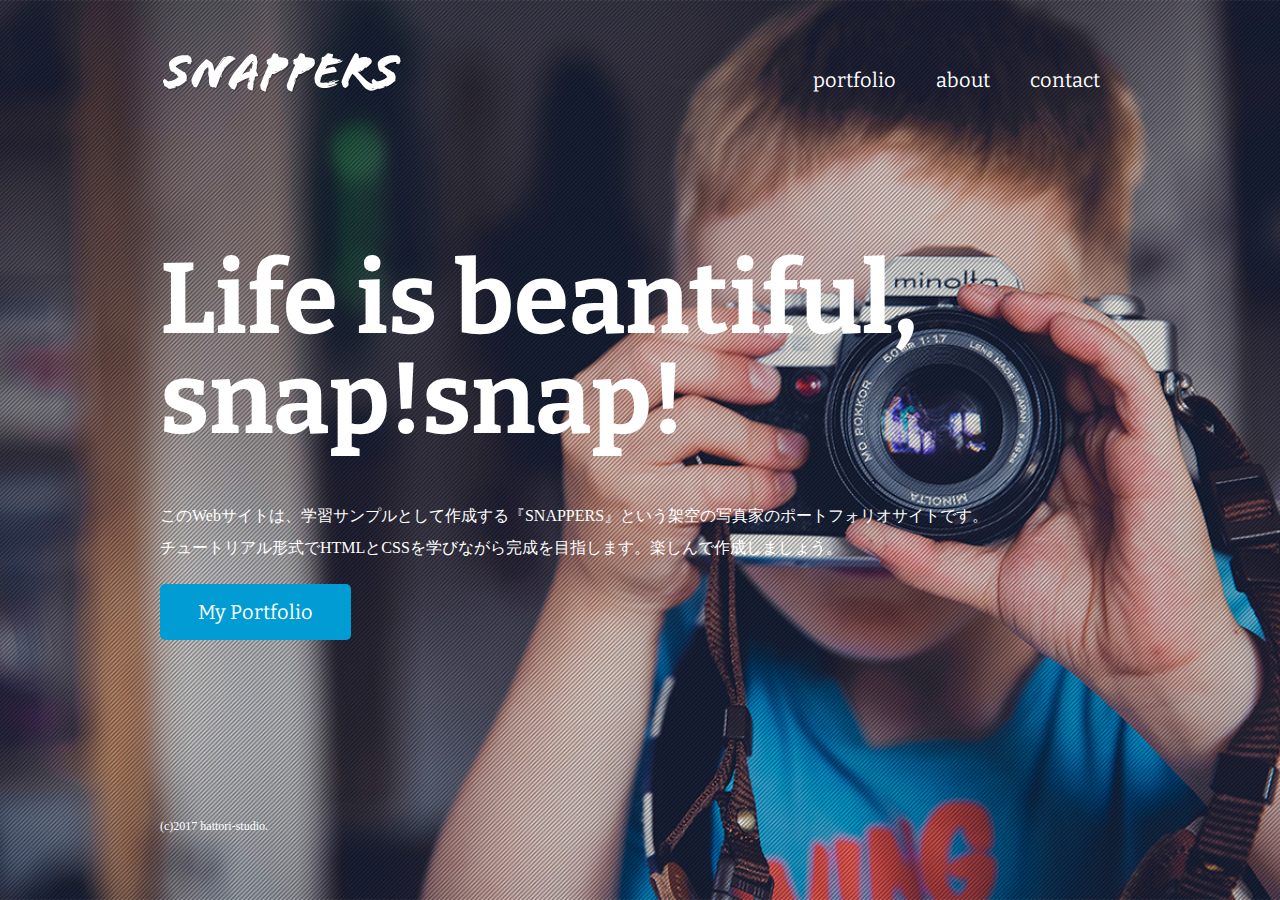
<file: index.html>
<!DOCTYPE html>
<html lang="ja">
<head>
  <meta charset="UTF-8">
  <meta name="viewport" content="width=device-width, initial-scale=1.0">
  <title>風景写真家『SANPPERS』official widsite</title>

  <link href="https://fonts.googleapis.com/css?family=Bitter:400,700"rel="stylesheet">

  <link href="css/style.css" rel="stylesheet">
</head>
<body id="index">
  <header>
    <div class="logo">
      <a href="index.html"><img src="images/logo.png" alt="snappers"></a>
    </div>
    <nav class="global-nav">
      <ul>
        <li><a href="portfolio.html">portfolio</a></li>
        <li><a href="about.html">about</a></li>
        <li><a href="contact.html">contact</a></li>
      </ul>
    </nav>
  </header>
  <div id="wrap">
    <div class="content">
      <h1>Life is beantiful, snap!snap!</h1>
      <p>このWebサイトは、学習サンプルとして作成する『SNAPPERS』という架空の写真家のポートフォリオサイトです。<br>チュートリアル形式でHTMLとCSSを学びながら完成を目指します。楽しんで作成しましょう。</p>
      <p class="btn"><a href="portfolio.html"> My Portfolio</a></p>

    </div>
  </div>



  <footer>
<small>(c)2017 hattori-studio.</small>
  </footer>
</body>
</html>
</file>
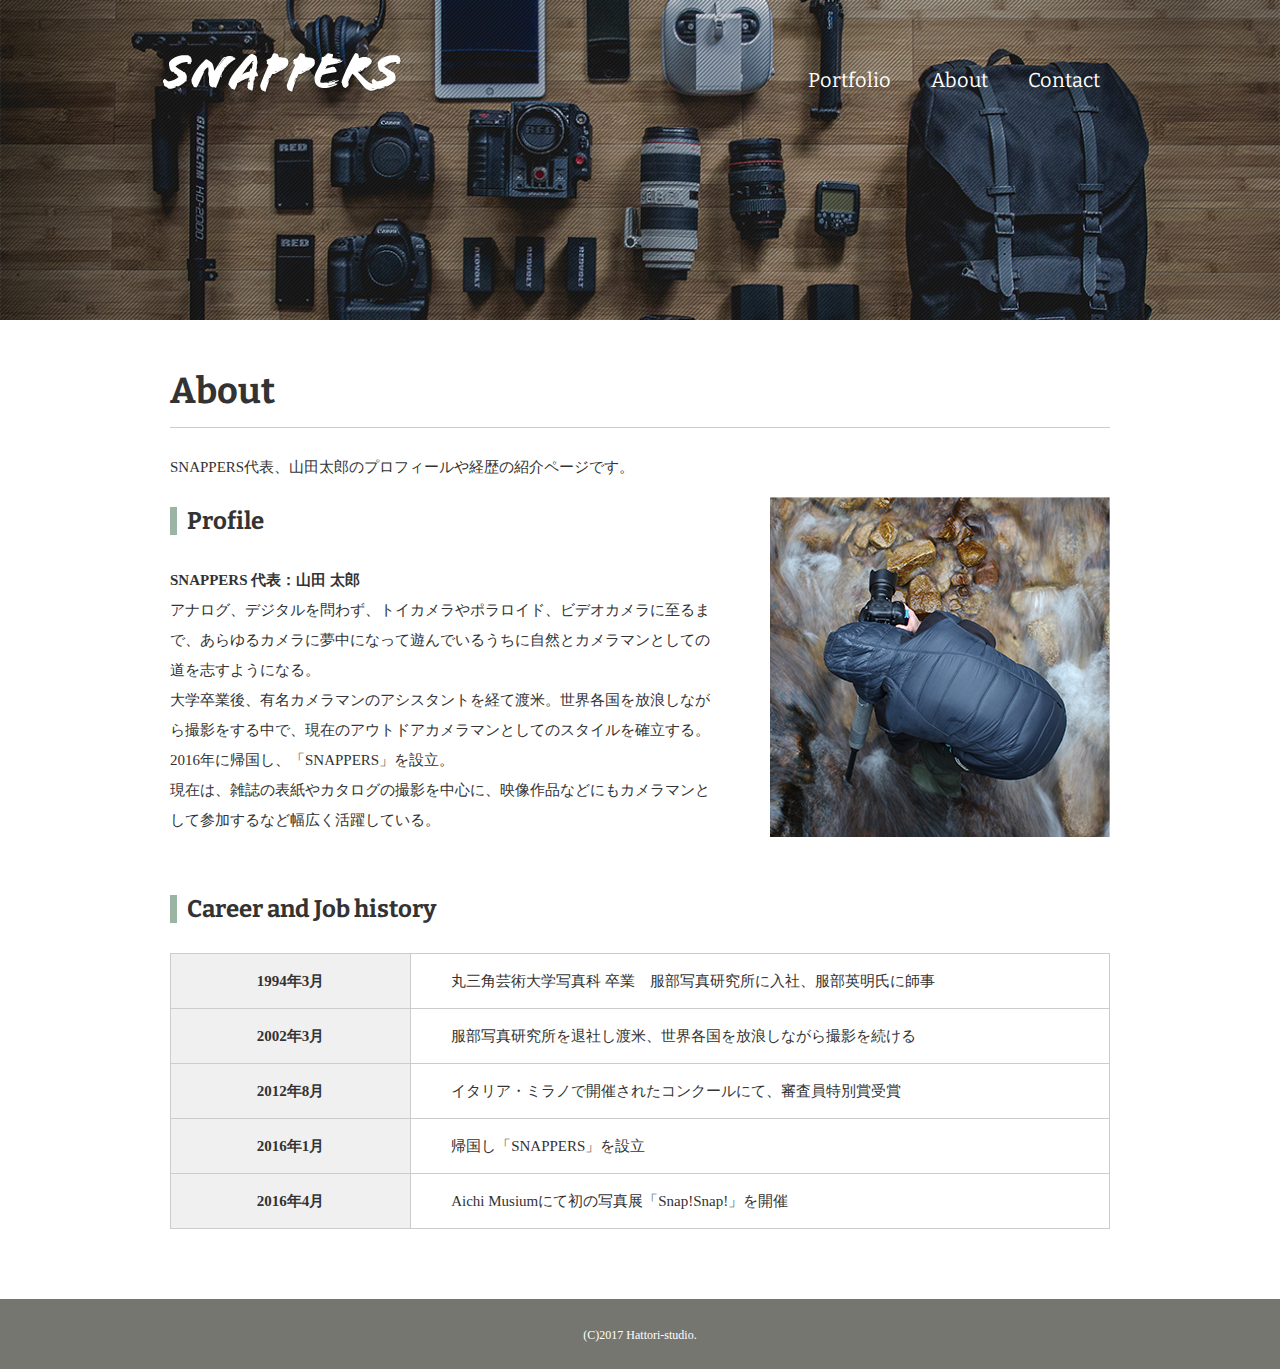
<file: about.html>
<!DOCTYPE html>
<html lang="ja">
<head>
  <meta charset="UTF-8">
  <meta name="viewport" content="width=device-width, initial-scale=1.0">
  <title>About|風景写真家『SNAPPERS』</title>

  <link href="https://fonts.googleapis.com/css?family=Bitter:400,700"rel="stylesheet">

  <link href="css/style.css" rel="stylesheet">
</head>
<body id="about">
 <!-- header始まり -->
 <header>
  <div class="logo">
    <a href="index.html"><img src="images/logo.png" alt="SNAPPERS"></a>
  </div>
  <nav>
    <ul class="global-nav">
      <li><a href="portfolio.html">Portfolio</a></li>
      <li><a href="about.html">About</a></li>
      <li><a href="contact.html">Contact</a></li>
    </ul>
  </nav>
</header>
<!-- header終わり -->



<!-- wrap始まり -->
<div id="wrap">
  <div class="content">
    <div class="main-center">
      <h1>About</h1>
      <p>SNAPPERS代表、山田太郎のプロフィールや経歴の紹介ページです。</p>
      <section class="profile clearfix">
        <div class="profile-txt">
          <h2 class="icon">Profile</h2>
          <p><span>SNAPPERS 代表：山田 太郎</span><br>アナログ、デジタルを問わず、トイカメラやポラロイド、ビデオカメラに至るまで、あらゆるカメラに夢中になって遊んでいるうちに自然とカメラマンとしての道を志すようになる。<br>大学卒業後、有名カメラマンのアシスタントを経て渡米。世界各国を放浪しながら撮影をする中で、現在のアウトドアカメラマンとしてのスタイルを確立する。2016年に帰国し、「SNAPPERS」を設立。<br>現在は、雑誌の表紙やカタログの撮影を中心に、映像作品などにもカメラマンとして参加するなど幅広く活躍している。</p>
        </div>
        <img src="images/about-profile.png" alt="山田太郎プロフィール画像" class="profile-image">
      </section>
      <section class="career">
        <h2 class="icon">Career and Job history</h2>
        <table>
          <tr>
            <th>1994年3月</th>
            <td>丸三角芸術大学写真科 卒業　服部写真研究所に入社、服部英明氏に師事</td>
          </tr>
          <tr>
            <th>2002年3月</th>
            <td>服部写真研究所を退社し渡米、世界各国を放浪しながら撮影を続ける</td>
          </tr>
          <tr>
            <th>2012年8月</th>
            <td>イタリア・ミラノで開催されたコンクールにて、審査員特別賞受賞</td>
          </tr>
          <tr>
            <th>2016年1月</th>
            <td>帰国し「SNAPPERS」を設立</td>
          </tr>
          <tr>
            <th>2016年4月</th>
            <td>Aichi Musiumにて初の写真展「Snap!Snap!」を開催</td>
          </tr>
        </table>
      </section>
    </div>
  </div>
</div>
<!-- wrap終わり -->

<!-- footer始まり -->
<footer>
  <small>(C)2017 Hattori-studio.</small>
</footer>
<!-- footer終わり -->
</body>

</html>
</file>
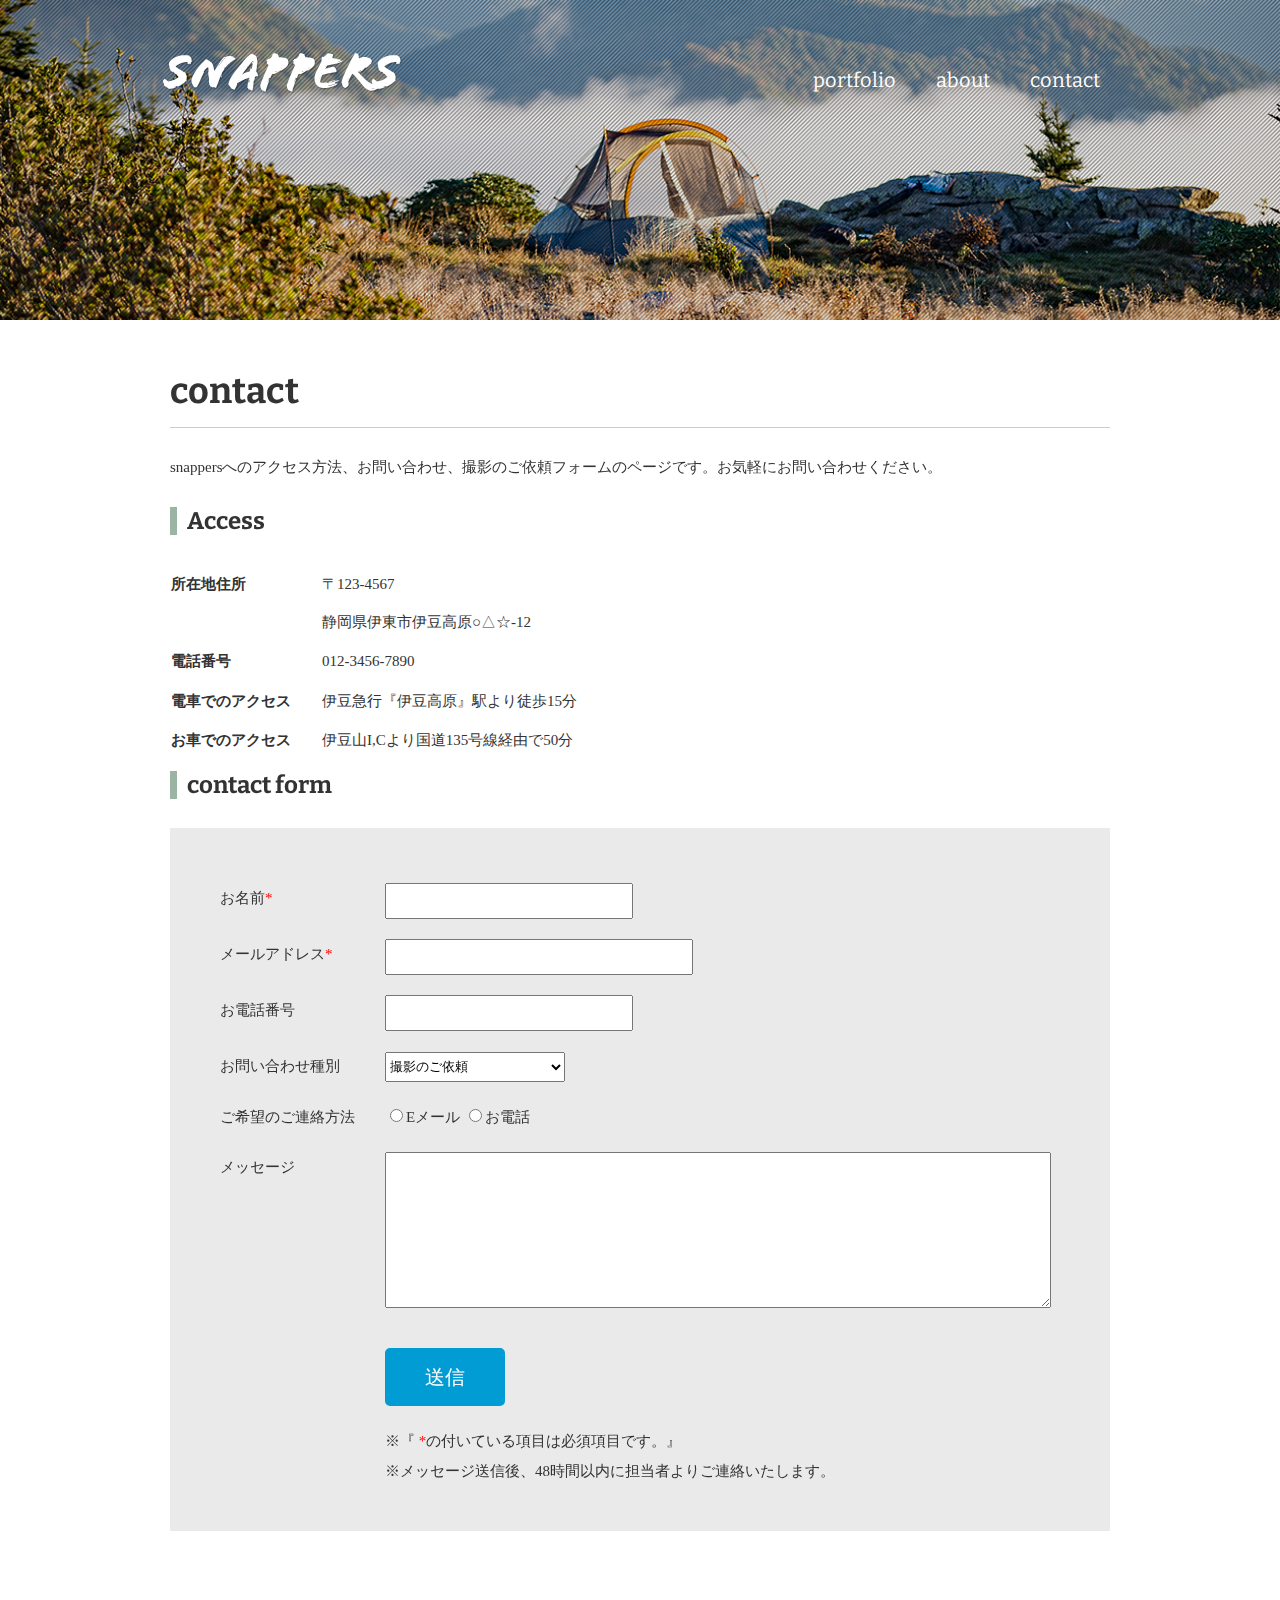
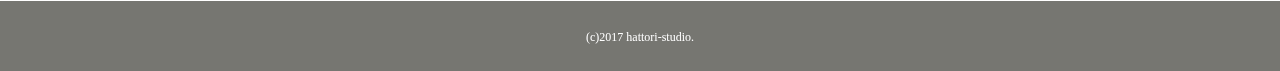
<file: contact.html>
<!DOCTYPE html>
<html lang="ja">
<head>
  <meta charset="UTF-8">
  <meta name="viewport" content="width=device-width, initial-scale=1.0">
  <title>contact|風景写真家</title>


  <link href="https://fonts.googleapis.com/css?family=Bitter:400,700"rel="stylesheet">

  <link href="css/style.css" rel="stylesheet">
</head>
<body id="contact">
  <header>
    <div class="logo">
      <a href="index.html"><img src="images/logo.png" alt="snappers"></a>
    </div>
    <nav class="global-nav">
      <ul>
        <li><a href="portfolio.html">portfolio</a></li>
        <li><a href="about.html">about</a></li>
        <li><a href="contact.html">contact</a></li>
      </ul>
    </nav>
  </header>

  <div id="wrap">
    <div class="contact">
      <div class="main-center">
        <h1>contact</h1>
        <p>snappersへのアクセス方法、お問い合わせ、撮影のご依頼フォームのページです。お気軽にお問い合わせください。</p>
        <section class="access cleafix">
          <h2 class="icon">Access</h2>
          <table>
            <tr>
              <th>所在地住所</th>
              <td>〒123-4567<br>静岡県伊東市伊豆高原○△☆-12</td>
            </tr>
            <tr>
              <th>電話番号</th>
              <td>012-3456-7890</td>
            </tr>
            <tr>
              <th>電車でのアクセス</th>
              <td>伊豆急行『伊豆高原』駅より徒歩15分</td>
            </tr>
            <tr>
              <th>お車でのアクセス</th>
              <td>伊豆山I,Cより国道135号線経由で50分</td>
            </tr>
          </table>
          <iframe src="https://www.google.com/maps/embed?pb=!1m18!1m12!1m3!1d3273.1489045847857!2d139.10573290065744!3d34.877606981134655!2m3!1f0!2f0!3f0!3m2!1i1024!2i768!4f13.1!3m3!1m2!1s0x6019dc91e6bbfc87%3A0x458cf9bae6d9b034!2z44CSNDEzLTAyMzIg6Z2Z5bKh55yM5LyK5p2x5biC5YWr5bmh6YeO77yR77yR77yY77yT!5e0!3m2!1sja!2sjp!4v1609307939367!5m2!1sja!2sjp" width="460" height="220" frameborder="0" style="border:0;" allowfullscreen="" aria-hidden="false" tabindex="0"></iframe>

        </section>
        <section>
          <h2 class="icon">contact form</h2>
          <div class="form">
            <form>
              <dl>
                <dt><span class="required">お名前</span></dt>
                <dd><input type="text" name="mame" class="name" required></dd>
                <dt><span class="required">メールアドレス</span></dt>
                <dd><input type="email" name="email" class="email" required></dd>
                <dt>お電話番号</dt>
                <dd><input type="tel" name="tel" class="tel"></dd>
                <dt>お問い合わせ種別</dt>
                <dd>
                  <select name="type" class="type">
                    <option value="撮影のご依頼">撮影のご依頼</option>
                    <option value="講演・各種メディア出演のご依頼">講演・各種メディア出演のご依頼</option>
                    <option value="その他のお問い合わせ">その他のお問い合わせ</option>
                  </select>
                </dd>
                <dt>ご希望のご連絡方法</dt>
                <dd>
                  <input type="radio" name="contact" value="Eメール">Eメール
                  <input type="radio" name="contact" value="お電話">お電話
                </dd>
                <dt>メッセージ</dt>
                <dd><textarea name="message" class="message"></textarea> </dd>
              </dl>
              <button type="submit" class="btn">送信</button>
            </form>
            <div class="attention">
              <p>※『<span class="required">
              </span>の付いている項目は必須項目です。』<br>
              ※メッセージ送信後、48時間以内に担当者よりご連絡いたします。
              </p>
            </div>

          </div>
        </section>
      </div>

    </div>
  </div>



  <footer>
<small>(c)2017 hattori-studio.</small>
  </footer>
</body>
</html>
</file>
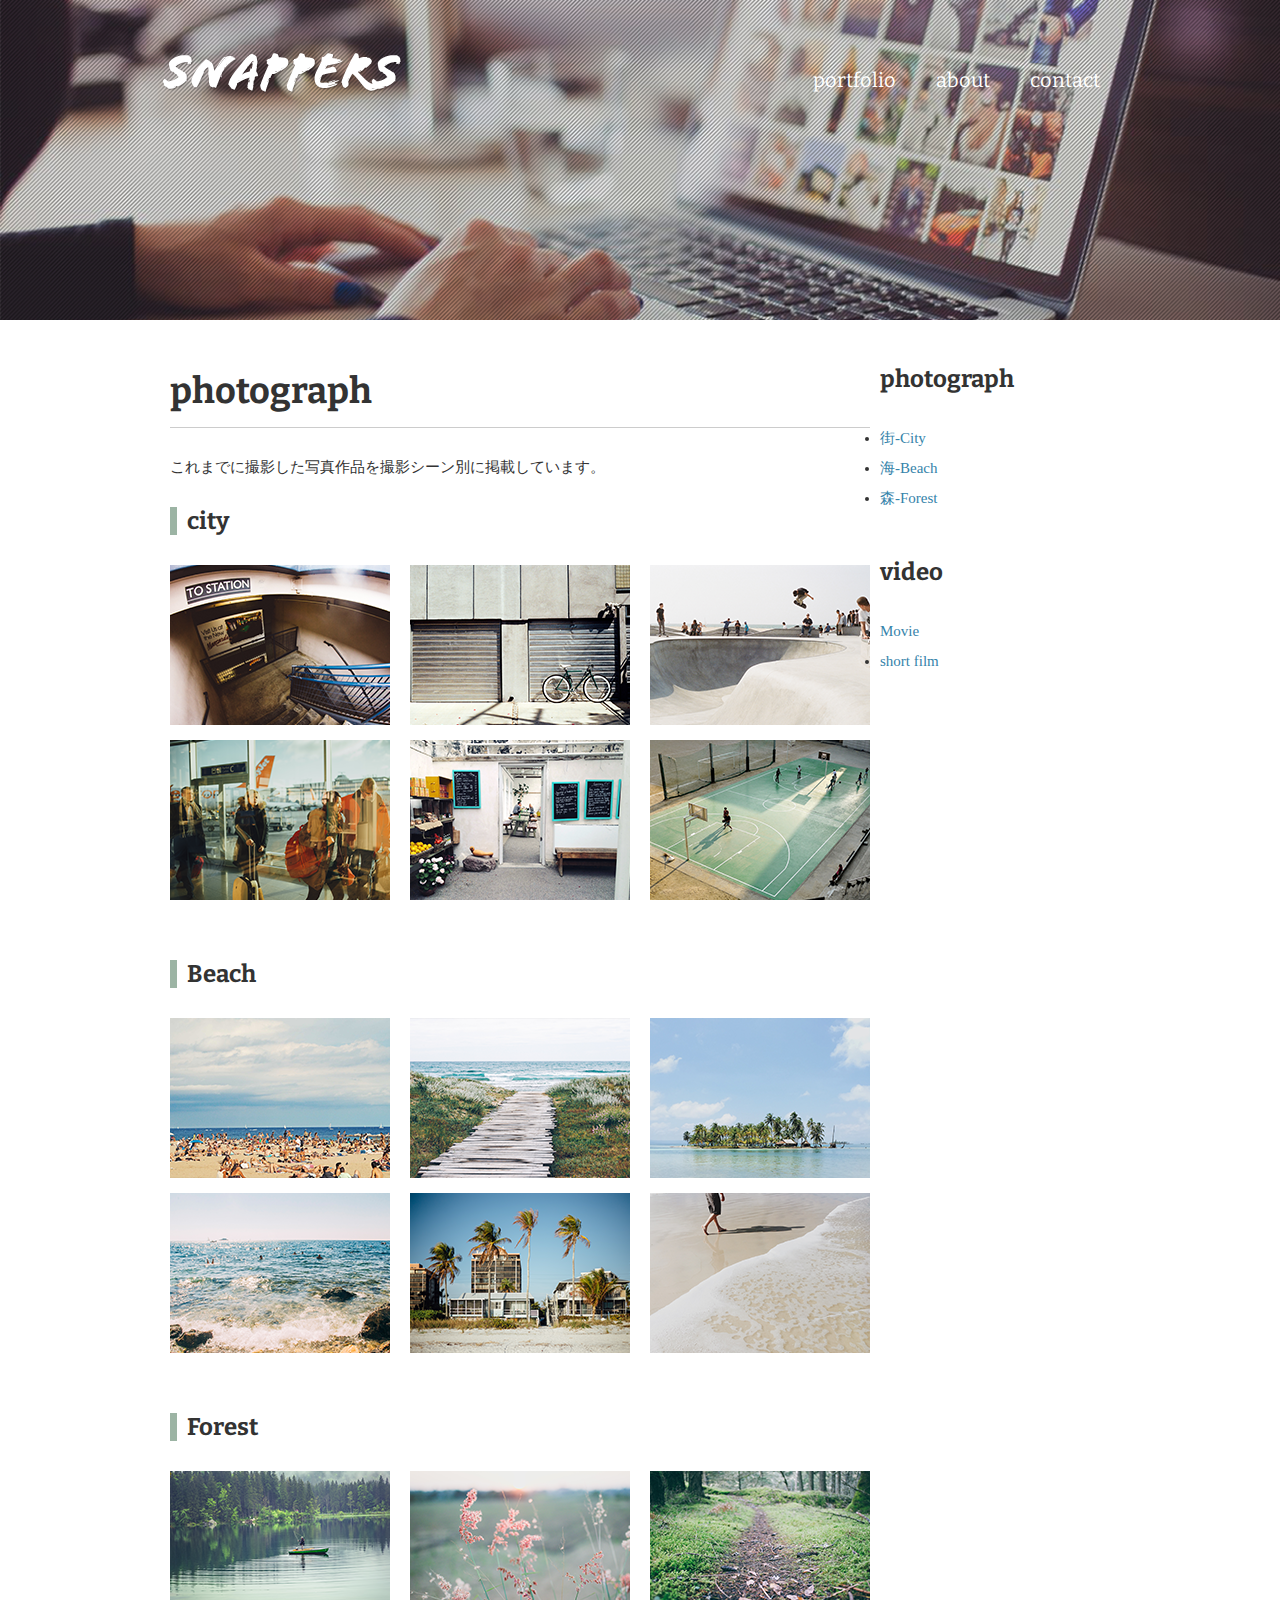
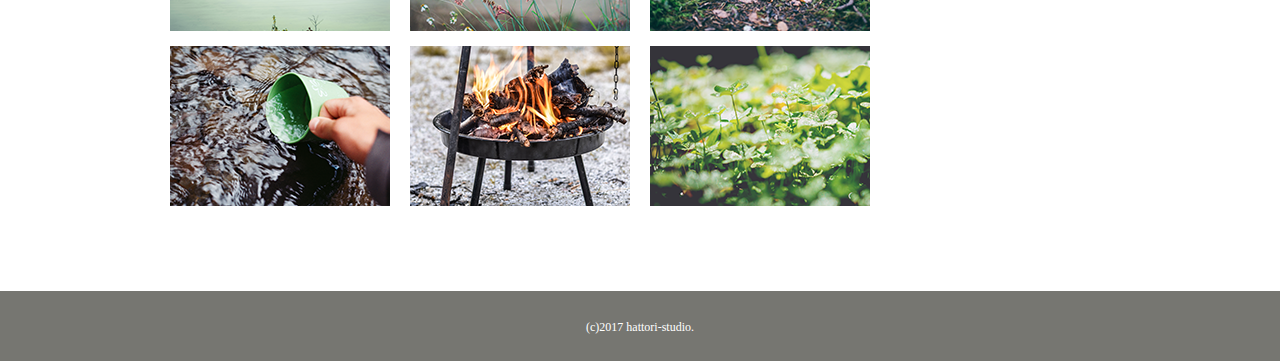
<file: photograph.html>
<!DOCTYPE html>
<html lang="ja">
<head>
  <meta charset="UTF-8">
  <meta name="viewport" content="width=device-width, initial-scale=1.0">
  <title>photograph|風景写真</title>

  <link href="https://fonts.googleapis.com/css?family=Bitter:400,700"rel="stylesheet">

  <link href="css/style.css" rel="stylesheet">
</head>
<body id="photograph">
  <header>
    <div class="logo">
      <a href="index.html"><img src="images/logo.png" alt="snappers"></a>
    </div>
    <nav class="global-nav">
      <ul>
        <li><a href="portfolio.html">portfolio</a></li>
        <li><a href="about.html">about</a></li>
        <li><a href="contact.html">contact</a></li>
      </ul>
    </nav>
  </header>

  <div id="wrap" class="clearfix">
    <div class="content">
      <div class="main">
        <h1>photograph</h1>
        <p>これまでに撮影した写真作品を撮影シーン別に掲載しています。</p>
        <section id="city">
          <h2 class="icon">city</h2>
          <ul class="clearfix photograph-list">
            <li><img src="images/photograph-city-01.png" alt="駅の階段"></li>
            <li><img src="images/photograph-city-02.png" alt="自転車とシャッター"></li>
            <li><img src="images/photograph-city-03.png" alt="スケートパーク"></li>
            <li><img src="images/photograph-city-04.png" alt="エアポート"></li>
            <li><img src="images/photograph-city-05.png" alt="雑誌を扱う店舗"></li>
            <li><img src="images/photograph-city-06.png" alt="ストリートバスケ"></li>
          </ul>
        </section>
        <section id="beach">
          <h2 class="icon">Beach</h2>
          <ul class="clearfix photograph-list">
            <li><img src="images/photograph-beach-01.png" alt="海水浴場"></li>
            <li><img src="images/photograph-beach-02.png" alt="ビーチへ続く道"></li>
            <li><img src="images/photograph-beach-03.png" alt="離れ小島"></li>
            <li><img src="images/photograph-beach-04.png" alt="岩場と波"></li>
            <li><img src="images/photograph-beach-05.png" alt="ヤシの木"></li>
            <li><img src="images/photograph-beach-06.png" alt="波打ち際"></li>
          </ul>
        </section>
        <section id="forest">
          <h2 class="icon">Forest</h2>
          <ul class="clearfix photograph-list">
            <li><img src="images/photograph-forest-01.png" alt="池と小舟"></li>
            <li><img src="images/photograph-forest-02.png" alt="花"></li>
            <li><img src="images/photograph-forest-03.png" alt="森の木陰"></li>
            <li><img src="images/photograph-forest-04.png" alt="清流"></li>
            <li><img src="images/photograph-forest-05.png" alt="焚き火台"></li>
            <li><img src="images/photograph-forest-06.png" alt="新芽と若葉"></li>
            
          </ul>
        </section>

      </div>
      <aside class="saideber">
        <section>
          <h2>photograph</h2>
          <ul>
            <li><a href="photograph.html#city">街-City</a></li>
            <li><a href="photograph.html#beach">海-Beach</a></li>
            <li><a href="photograph.html#forest">森-Forest</a></li>
          </ul>
        </section>
        <section>
          <h2>video</h2>
          <ul>
            <li><a href="photograph.html#movie">Movie</a></li>
            <li><a href="photograph.short-film">short film</a></li>
          </ul>
        </section>
      </aside>

    </div>
  </div>



  <footer>
<small>(c)2017 hattori-studio.</small>
  </footer>
</body>
</html>
</file>
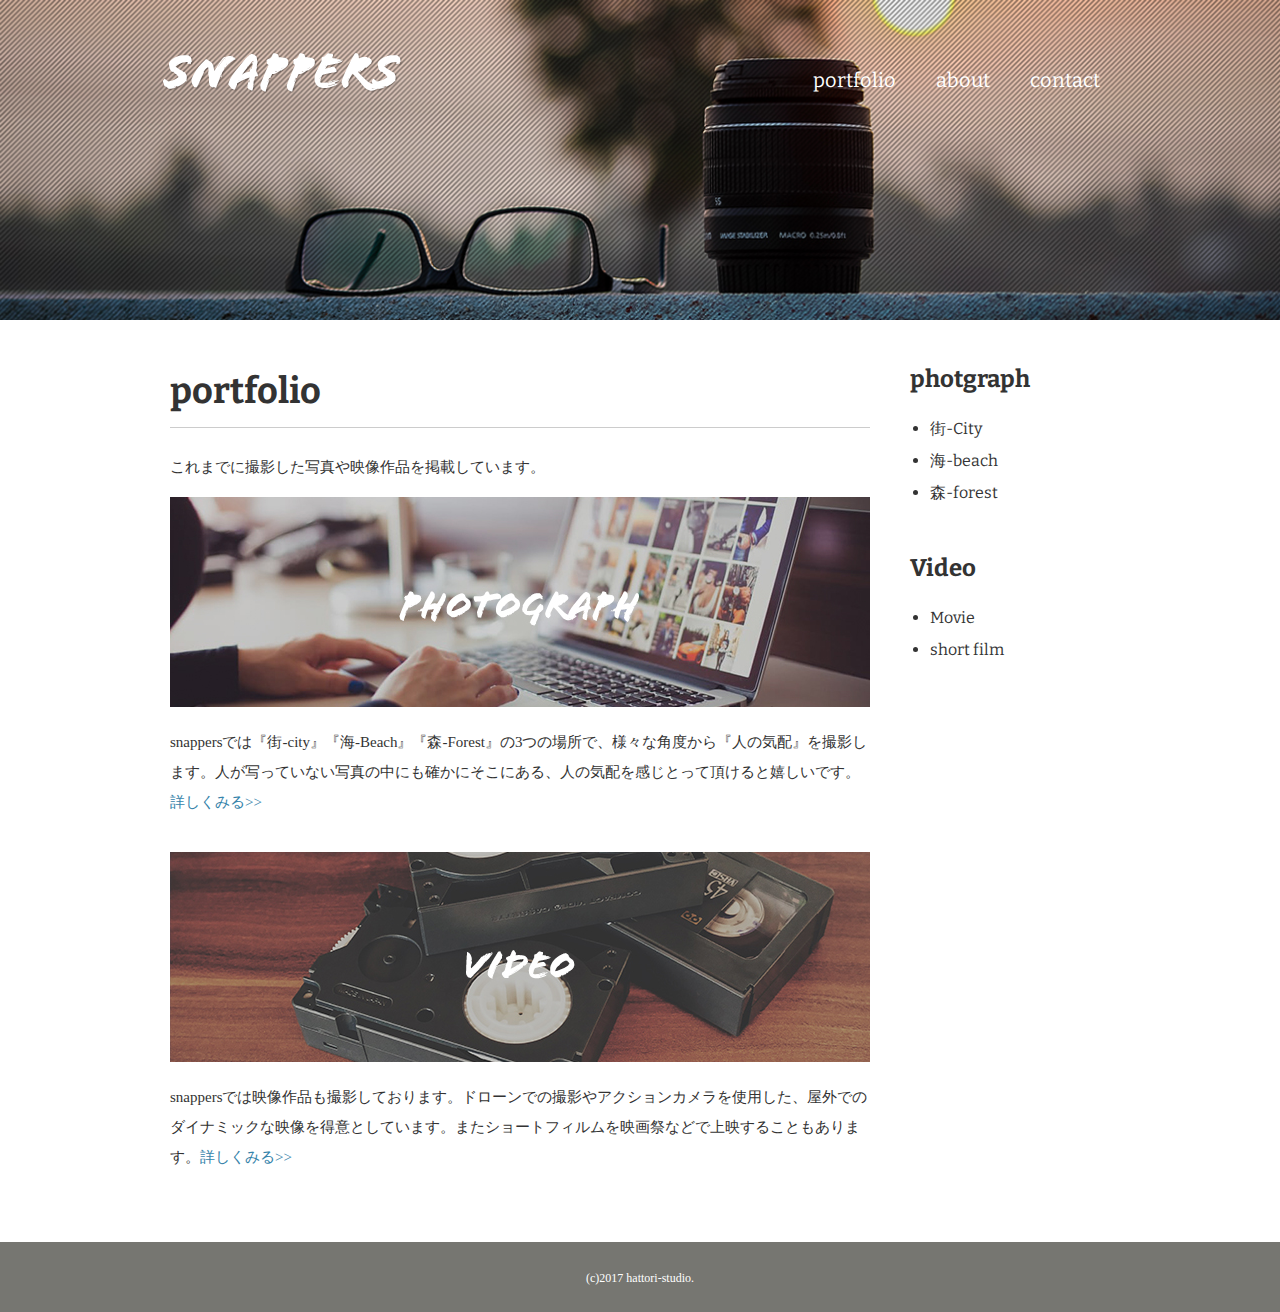
<file: portfolio.html>
<!DOCTYPE html>
<html lang="ja">
<head>
  <meta charset="UTF-8">
  <meta name="viewport" content="width=device-width, initial-scale=1.0">
  <title>portfolio|風景写真家『SNAPPERS』</title>

  <link href="https://fonts.googleapis.com/css?family=Bitter:400,700"rel="stylesheet">

  <link href="css/style.css" rel="stylesheet">
</head>
<body id="portfolio">
  <header>
    <div class="logo">
      <a href="index.html"><img src="images/logo.png" alt="snappers"></a>
    </div>
    <nav class="global-nav">
      <ul>
        <li><a href="portfolio.html">portfolio</a></li>
        <li><a href="about.html">about</a></li>
        <li><a href="contact.html">contact</a></li>
      </ul>
    </nav>
  </header>

  <div id="wrap" class="clearfix">
    <div class="content">
      <div class="main">
        <h1>portfolio</h1>
        <p>これまでに撮影した写真や映像作品を掲載しています。</p>
        <section>
          <h2><a href="photograph.heml"><img src="images/portfolio-photo.jpg" alt="PHOTGRAPH"></a></h2>
          <p>snappersでは『街-city』『海-Beach』『森-Forest』の3つの場所で、様々な角度から『人の気配』を撮影します。人が写っていない写真の中にも確かにそこにある、人の気配を感じとって頂けると嬉しいです。<a href="photgraph.html">詳しくみる>></a></p>
        </section>
        <section>
          <h2><a href="video.heml"><img src="images/portfolio-video.jpg" alt="VIDEO"></a></h2>
          <p>snappersでは映像作品も撮影しております。ドローンでの撮影やアクションカメラを使用した、屋外でのダイナミックな映像を得意としています。またショートフィルムを映画祭などで上映することもあります。<a href="video.html">詳しくみる>></a></p>
        </section>

      </div>
      <aside class="sidebar">
        <section>
          <h2>photgraph</h2>
          <ul>
            <li><a href="photograph.html#city">街-City</a></li>
            <li><a href="photograph.html#beach">海-beach</a></li>
            <li><a href="photograph.html#forest">森-forest</a></li>
          </ul>
        </section>

        <section>
          <h2>Video</h2>
          <ul>
            <li><a href="video.html#movie">Movie</a></li>
            <li><a href="video.html#short-film">short film</a></li>
          </ul>

        </section>

      </aside>

    </div>
  </div>



  <footer>
<small>(c)2017 hattori-studio.</small>
  </footer>
</body>
</html>
</file>
<file: css/style.css>
@charset "utf-8";

body {
  margin: 0;
  padding: 0;
  background-color: #cccccc;
  color: #333333;
  font-size: 15px;
  line-height: 2;
}

p,h1,h2,h3,h4,h5,h6 {
  margin-top: 0;
}

img {
  vertical-align:bottom;
}

ul {
  margin: 0;
  padding: 0;
}

a {
  color: #3583aa;
  text-decoration: none;
}

a:visited {
  color: #788d98;
}

a:hover {
  text-decoration: underline;
}

header {
  width: 960px;
  height: 100px;
  margin: 0 auto;
}

.logo {
  float: left;
  margin-top: 50px;
}

.global-nav {
  float: right;
  margin-top: 60px;
}

.global-nav li {
  float: left;
  margin: 0 20px;
  font-size: 20px;
  list-style: none;
  font-family: 'Bitter', serif;
}

.global-nav li a {
  color: #ffffff;
}

.global-nav li a:hover {
  border-bottom: 2px solid #ffffff;
  padding-bottom: 3px;
  text-decoration: none;
}

#wrap {
  clear: both;
  background-color: #ffffff;
  margin-top: 220px;
  padding: 35px 0;
}

.content {
  width: 960px;
  margin: 0 auto;
}

footer {
  text-align: center;
  color: #ffffff;
  padding: 20px 0;
  background-color: #767671;
}

footer small {
  font-size: 12px;
}

#index h1 {
  font-size: 100px;
  line-height: 1;
  color: #ffffff;
  font-family: 'Bitter', serif;
  margin-bottom: 50px;
  border: none;
}

#index .content {
  margin-top: 150px;
}

#index p {
  font-size: 16px;
  color: #ffffff;
}

.btn a {
  background-color: #009cd3;
  color: #ffffff;
  font-size: 20px;
  font-family: 'Bitter', serif;
  width: 185px;
  display: block;
  text-align: center;
  line-height: 50px;
  margin-top: 20px;
  border-radius: 5px;
  border: 3px solid #009cd3;
}

.btn a:hover {
  text-decoration: none;
  background-color: #ffffff;
  color: #009cd3;
}

#index footer {
  width: 960px;
  margin: 150px auto 0 auto;
  text-align: left;
  background-color: transparent;
}

#index {
  background-image: url(../images/bg-index.jpg);
  background-repeat: no-repeat;
  background-position: center center;
  background-attachment: fixed;
  background-size: cover;
}

#about {
  background-image: url(../images/bg-about.jpg);
  background-repeat: no-repeat;
  background-position: center top;
  background-attachment: fixed;
  background-size: 100% auto;
}

.main-center {
  width: 940px;
  margin: 0 auto;
}

h1 {
  font-family: 'Bitter', serif;
  font-size: 36px;
  border-bottom: 1px solid #cccccc;
}

h2 {
  font-family: 'Bitter', serif;
  font-size: 24px;
}

.icon:before {
  content: "";
  padding-right: 10px;
  border-left: 7px solid #9cb4a4;
}

#about .profile-txt {
  width: 540px;
  float: left;
}

#about .profile-txt span {
  font-weight: bold;
}

#about .profile-image {
  float: right;
}

.clearfix:after {
  content: "";
  display: block;
  clear: both;
}

section {
  margin-bottom: 35px;
}

#about .career th {
  width: 240px;
  background-color: #f0f0f0;
  padding: 12px 0;
  border: 1px solid #cccccc;
}

#about .career td {
  width: 660px;
  padding: 12px 0 12px 40px;
  border: 1px solid #cccccc;
}

table {
  border-spacing: 0;
  border-collapse: collapse;
}

#index #wrap {
  background-color: transparent;
  margin-top: 0;
  padding: 0;
}
#portfolio{
  background-image: url(../images/bg-portfolio.jpg);
  background-repeat: no-repeat;
  background-position: center top;
  background-attachment: fixed;
  background-size: 100% auto;
}
.main{
  width: 700px;
  margin: 0 10px;
  float: left;
}
a img:hover {
  opacity:0.8;
}
.sidebar{
  width: 200px;
  margin: 0 10px 0 30px;
  float: right;
  font-family: 'Bitter',serif;
}
.sidebar h2{
  margin-bottom: 10px;
}
.sidebar ul{
  font-size: 16px;
  margin-left:20px;
}
.sidebar ul a{
  color: #333333;
}

#photograph{
  background-image: url(../images/bg-photograph.jpg);
  background-repeat: no-repeat;
  background-position: center top;
  background-attachment: fixed;
  background-size: 100% auto;
}
#photograph .photograph-list li {
  float: left;
  list-style: none;
  margin: 0 20px 15px 0;
}
#photograph .photograph-list li:nth-child(3n){
  margin: 0;
}
#video {
  background-image: url(../images/bg-video.jpg);
  background-repeat:no-repeat;
  background-position:center top;
  background-attachment:fixed;
  background-size:100% auto;
}
#contact{
  background-image: url(../images/bg-contact.jpg);
  background-repeat: no-repeat;
  background-position: center top;
  background-attachment: fixed;
  background-size: 100% auto;
}
#contact .access table{
  float: left;
}
#contact .access th,
#contact .access td{
  text-align: left;
  vertical-align: top;
  line-height: 2.5;
}
#contact .access td{
  padding-left:30px;
}
#contact .access iframe{
  width: 460px;
  float: right;
}
#contact .form{
  background-color: #eaeaea;
  padding: 30px 50px;
}
#contact .form dl dt{
  width: 165px;
  padding: 10px 0;
  float: left;
  clear: both;
}
#contact .form dl dd{
  padding: 10px 0;
}
#contact .form .name{
  width: 240px;
  height: 30px;
}
#contact .form .email{
  width: 300px;
  height: 30px;
}
#contact .form .tel{
  width: 240px;
  height: 30px;
}
#contact .form .type{
  width: 180px;
  height: 30px;
}
#contact .form .message{
  width: 660px;
  height: 150px;
}
#contact .form button {
  background-color: #009cd3;
  color: #ffffff;
  font-size: 20px;
  font-family: 'Bitter', serif;
  width: 120px;
  display: block;
  text-align: center;
  line-height: 50px;
  margin-top: 20px;
  border-radius: 5px;
  border: 3px solid #009cd3;
  margin-left:165px ;
}
#contact .form button:hover {
  background-color: #ffffff;
  color: #009cd3;
  cursor: pointer;
}
#contact .form .required::after{
  content: "*" ;
  color: #ff0000;
}
#contact .form .attention{
  margin: 20px 0 0 165px;
}
@media screen and (max-width:600px){
  /* 画面サイズが600以下にの場合に適用 */
body{
  font-size: 3.5vw;
}
h1 {
  font-size: 7.2vw;
}
h2{
  font-size: 6vw;
}
header{
  width: auto;
  margin: 0.5%;
}
.logo{
  float: none;
  margin: 60px;
  text-align: center;
}
.global-nav{
  float: none;
  margin-top: 40px;
  text-align: center;
}
.global-nav li{
  display: inline;
  float: none;
  margin: 0 8px;
}
#wrap{
  margin-top: 40px;
  padding: 35px 0 0;
}
.content{
  width: 100%;
}
.main{
  float: none;
  width: auto;
  margin: 0.5;
}
h2 img{
  max-width: 100%;
}

#poetfolioz{
  background-image: url(../images/bg-portfolio-sp.jpg);
}
.sidebar{
  width: auto;
  float: none;
  margin: 0;
  padding: 30px 10% 10px;
  background-color: #f7f6f4;
}



}
</file>
